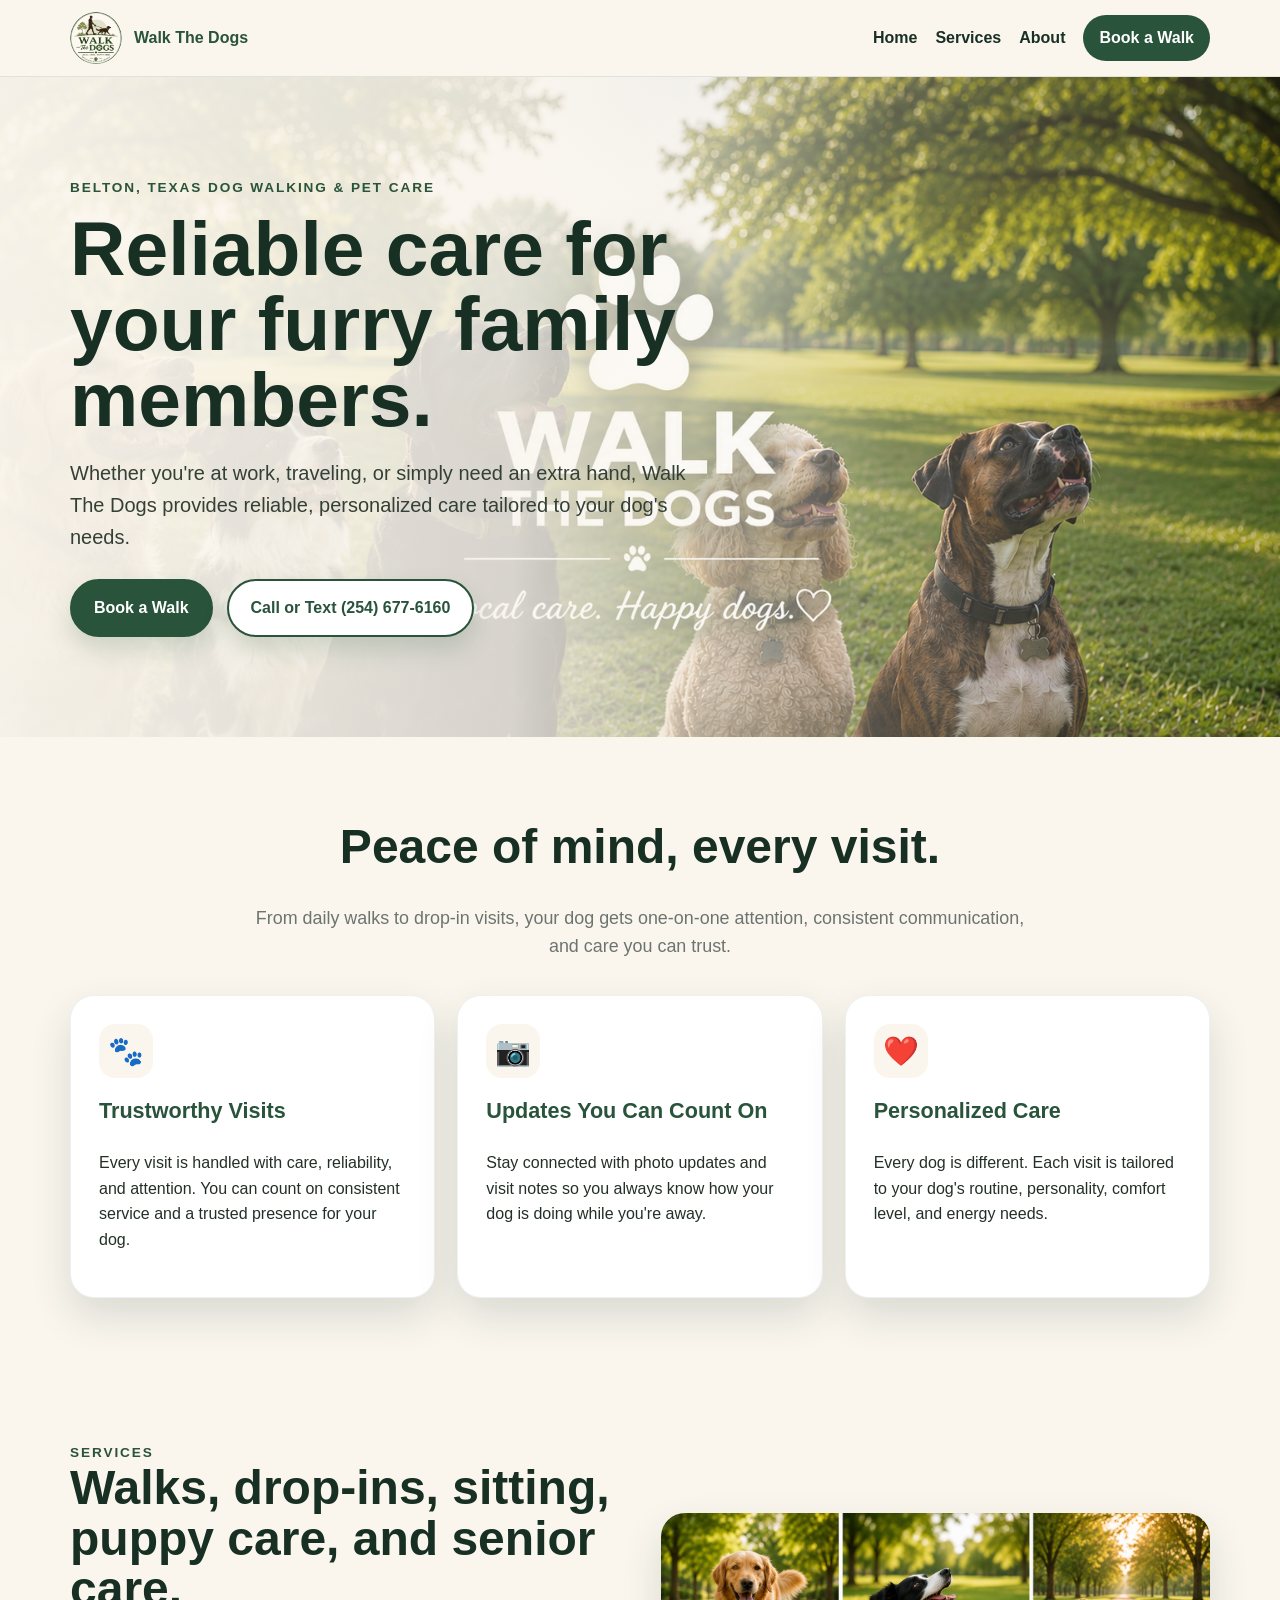
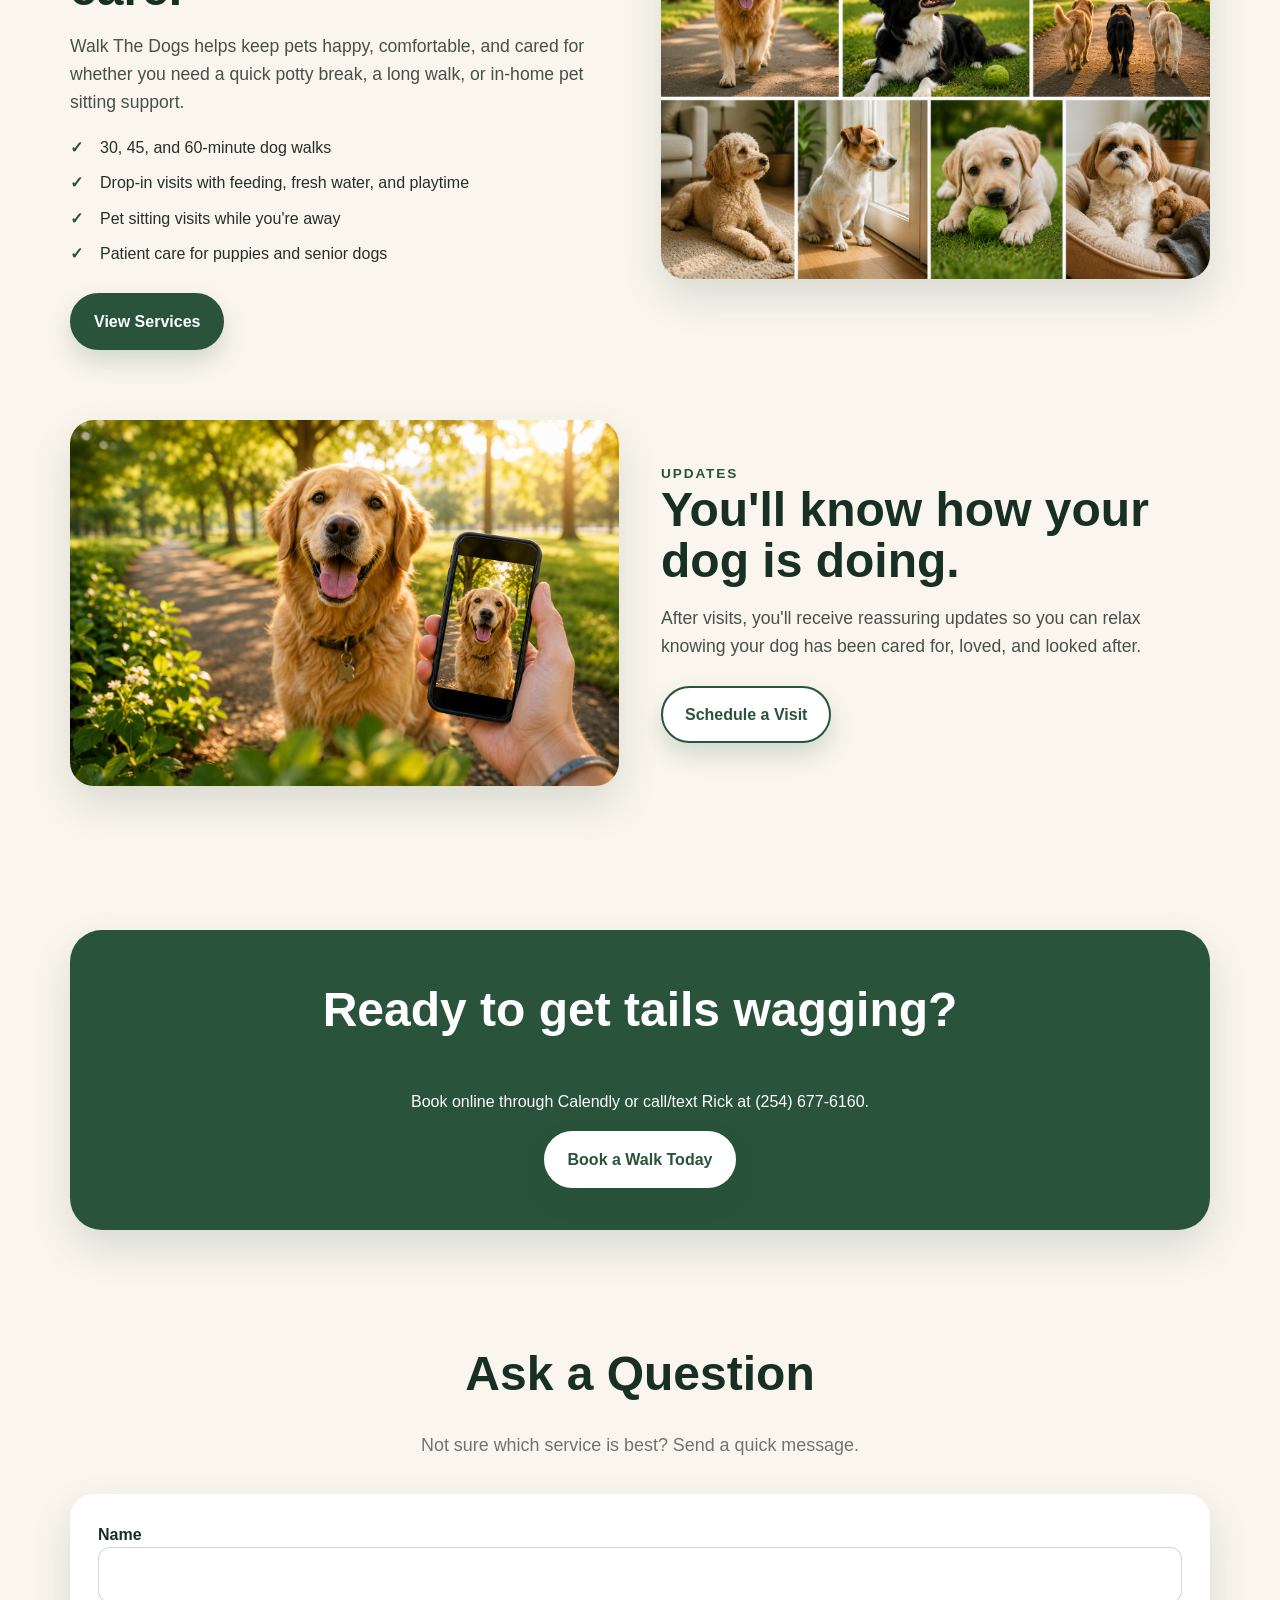
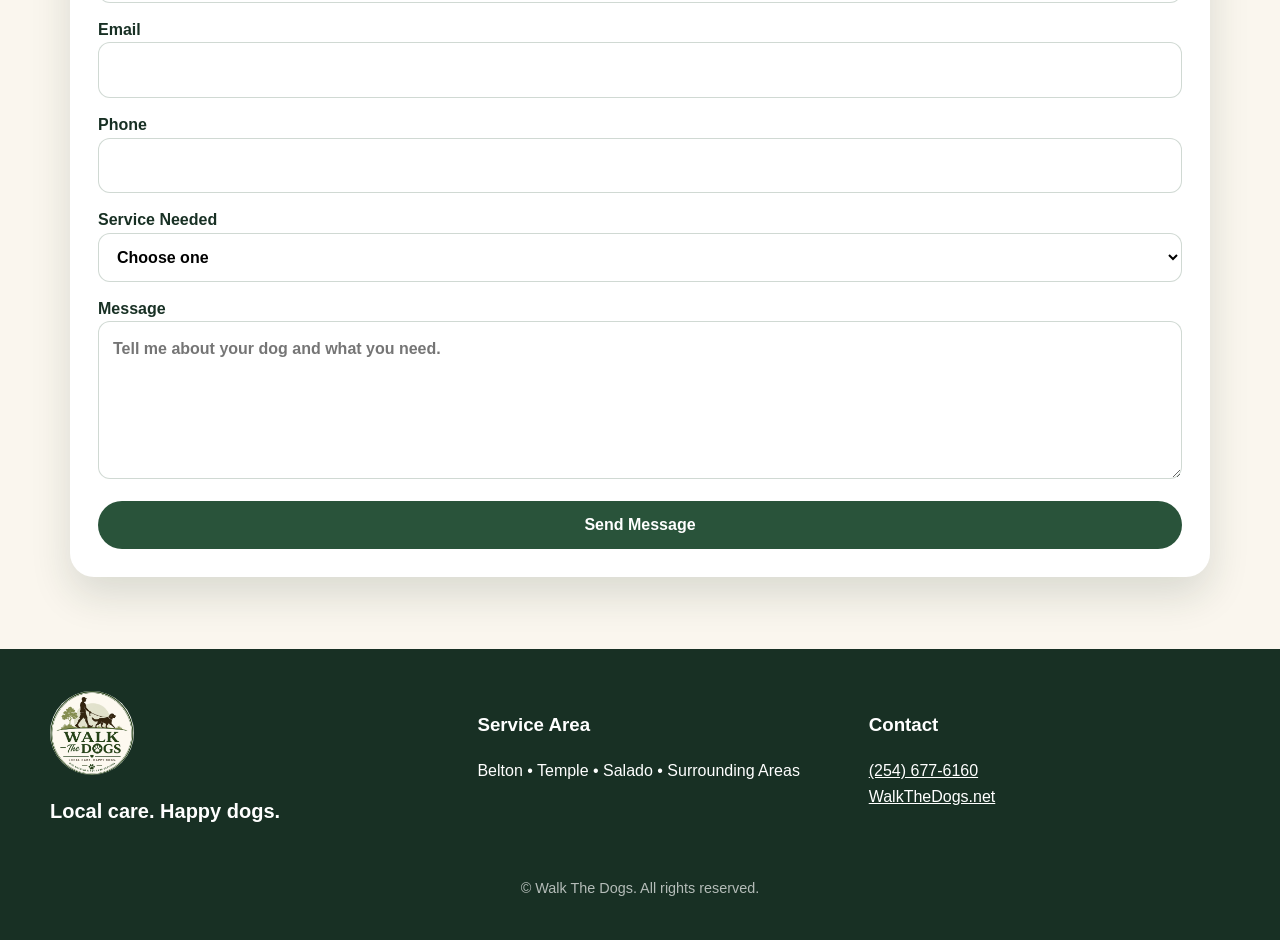
<file: index.html>
<!DOCTYPE html><html lang="en"><head><meta charset="UTF-8"><meta name="viewport" content="width=device-width, initial-scale=1.0"><title>Walk The Dogs | Dog Walking & Pet Care in Belton, TX</title><meta name="description" content="Walk The Dogs provides dog walking, drop-in visits, pet sitting, puppy care, and senior dog care in Belton, Temple, and Salado, Texas."><link rel="icon" type="image/png" href="images/favicon.png"><link rel="stylesheet" href="styles.css"></head><body>
<header class="site-header"><div class="nav-wrap"><a class="brand" href="index.html"><img src="images/logo.png" alt="Walk The Dogs logo"><span>Walk The Dogs</span></a><nav class="main-nav"><a href="index.html">Home</a><a href="services.html">Services</a><a href="about.html">About</a><a class="nav-cta" href="scheduling.html">Book a Walk</a></nav></div></header>
<section class="hero"><div class="hero-content"><div class="eyebrow">Belton, Texas Dog Walking & Pet Care</div><h1>Reliable care for your furry family members.</h1><p>Whether you're at work, traveling, or simply need an extra hand, Walk The Dogs provides reliable, personalized care tailored to your dog's needs.</p><div class="button-row"><a class="btn" href="scheduling.html">Book a Walk</a><a class="btn secondary" href="tel:2546776160">Call or Text (254) 677-6160</a></div></div></section>
<section class="section"><div class="section-heading"><h2>Peace of mind, every visit.</h2><p>From daily walks to drop-in visits, your dog gets one-on-one attention, consistent communication, and care you can trust.</p></div><div class="cards"><article class="card"><div class="card-icon">🐾</div><h3>Trustworthy Visits</h3><p>Every visit is handled with care, reliability, and attention. You can count on consistent service and a trusted presence for your dog.</p></article><article class="card"><div class="card-icon">📷</div><h3>Updates You Can Count On</h3><p>Stay connected with photo updates and visit notes so you always know how your dog is doing while you're away.</p></article><article class="card"><div class="card-icon">❤️</div><h3>Personalized Care</h3><p>Every dog is different. Each visit is tailored to your dog's routine, personality, comfort level, and energy needs.</p></article></div></section>
<section class="section"><div class="feature"><div class="feature-text"><div class="eyebrow">Services</div><h2>Walks, drop-ins, sitting, puppy care, and senior care.</h2><p>Walk The Dogs helps keep pets happy, comfortable, and cared for whether you need a quick potty break, a long walk, or in-home pet sitting support.</p><ul class="check-list"><li>30, 45, and 60-minute dog walks</li><li>Drop-in visits with feeding, fresh water, and playtime</li><li>Pet sitting visits while you're away</li><li>Patient care for puppies and senior dogs</li></ul><div class="button-row"><a class="btn" href="services.html">View Services</a></div></div><div class="feature-img"><img src="images/services.png" alt="Dogs enjoying walking, playtime, and pet care"></div></div><div class="feature reverse"><div class="feature-text"><div class="eyebrow">Updates</div><h2>You'll know how your dog is doing.</h2><p>After visits, you'll receive reassuring updates so you can relax knowing your dog has been cared for, loved, and looked after.</p><div class="button-row"><a class="btn secondary" href="scheduling.html">Schedule a Visit</a></div></div><div class="feature-img"><img src="images/updates.png" alt="A happy dog being photographed during a visit"></div></div></section>
<section class="section"><div class="cta-band"><h2>Ready to get tails wagging?</h2><p>Book online through Calendly or call/text Rick at (254) 677-6160.</p><a class="btn" href="scheduling.html">Book a Walk Today</a></div></section>
<section class="section section-tight"><div class="section-heading"><h2>Ask a Question</h2><p>Not sure which service is best? Send a quick message.</p></div><div class="contact-panel"><form class="form" action="https://api.staticforms.xyz/submit" method="POST"><input type="hidden" name="accessKey" value="sf_20955b58ce01faf0898b01a6"><input type="hidden" name="subject" value="New Walk The Dogs website inquiry"><input type="hidden" name="redirectTo" value="https://walkthedogs.net"><label>Name<input type="text" name="name" required></label><label>Email<input type="email" name="email" required></label><label>Phone<input type="tel" name="phone"></label><label>Service Needed<select name="service"><option value="">Choose one</option><option>30-Minute Dog Walk</option><option>45-Minute Dog Walk</option><option>60-Minute Dog Walk</option><option>Drop-In Visit</option><option>Pet Sitting Visit</option><option>Puppy Visit</option><option>Senior Dog Visit</option></select></label><label>Message<textarea name="message" rows="5" placeholder="Tell me about your dog and what you need."></textarea></label><button type="submit">Send Message</button></form></div></section>
<footer class="site-footer"><div class="footer-grid"><div><img class="footer-logo" src="images/logo.png" alt="Walk The Dogs logo"><p class="footer-tagline">Local care. Happy dogs.</p></div><div><h3>Service Area</h3><p>Belton • Temple • Salado • Surrounding Areas</p></div><div><h3>Contact</h3><p><a href="tel:2546776160">(254) 677-6160</a><br><a href="https://walkthedogs.net">WalkTheDogs.net</a></p></div></div><p class="copyright">© Walk The Dogs. All rights reserved.</p></footer>
</body></html>
</file>
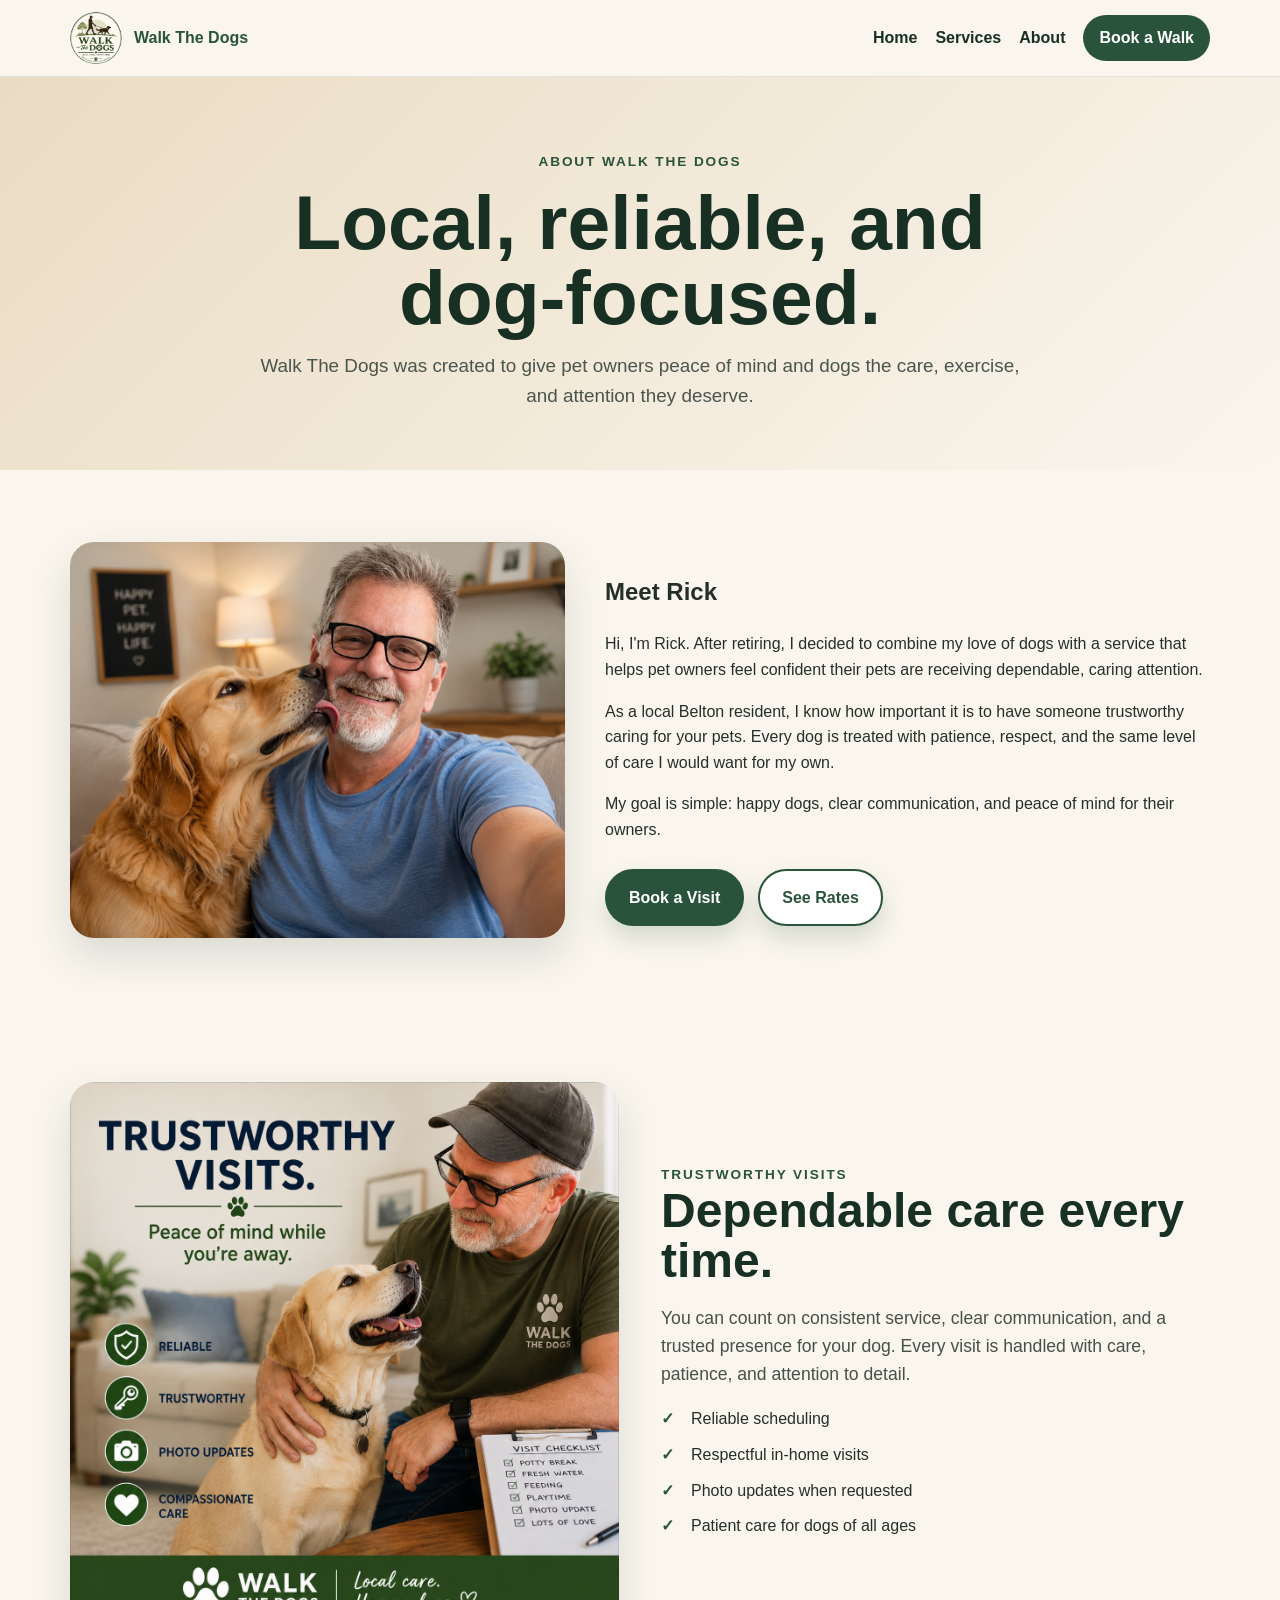
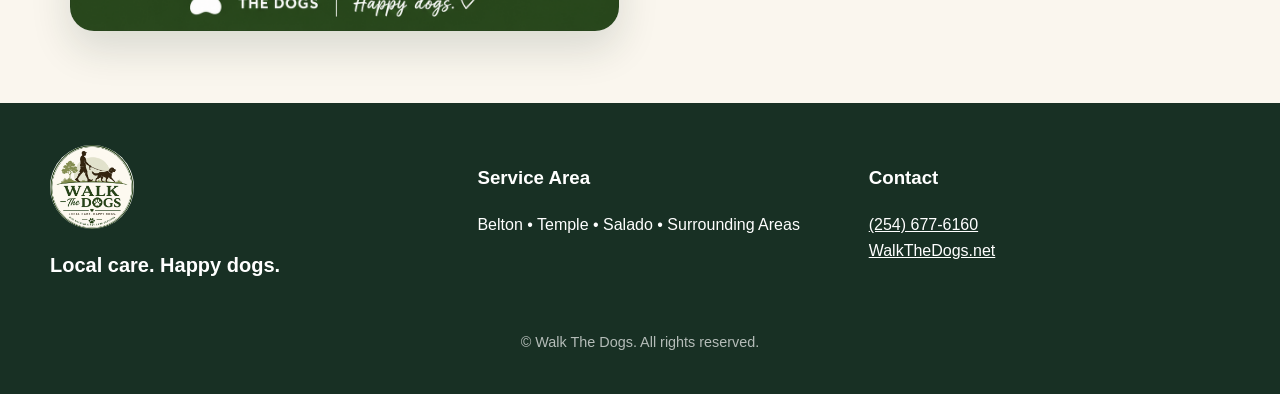
<file: about.html>
<!DOCTYPE html><html lang="en"><head><meta charset="UTF-8"><meta name="viewport" content="width=device-width, initial-scale=1.0"><title>About Rick | Walk The Dogs</title><meta name="description" content="Meet Rick, local Walk The Dogs owner and dog walker serving Belton, Temple, and Salado, Texas."><link rel="icon" type="image/png" href="images/favicon.png"><link rel="stylesheet" href="styles.css"></head><body><header class="site-header"><div class="nav-wrap"><a class="brand" href="index.html"><img src="images/logo.png" alt="Walk The Dogs logo"><span>Walk The Dogs</span></a><nav class="main-nav"><a href="index.html">Home</a><a href="services.html">Services</a><a href="about.html">About</a><a class="nav-cta" href="scheduling.html">Book a Walk</a></nav></div></header>
<section class="page-hero"><div class="eyebrow">About Walk The Dogs</div><h1>Local, reliable, and dog-focused.</h1><p>Walk The Dogs was created to give pet owners peace of mind and dogs the care, exercise, and attention they deserve.</p></section>
<section class="section"><div class="about-grid"><img src="images/about-rick.png" alt="Rick enjoying time with a dog"><div><h2>Meet Rick</h2><p>Hi, I'm Rick. After retiring, I decided to combine my love of dogs with a service that helps pet owners feel confident their pets are receiving dependable, caring attention.</p><p>As a local Belton resident, I know how important it is to have someone trustworthy caring for your pets. Every dog is treated with patience, respect, and the same level of care I would want for my own.</p><p>My goal is simple: happy dogs, clear communication, and peace of mind for their owners.</p><div class="button-row"><a class="btn" href="scheduling.html">Book a Visit</a><a class="btn secondary" href="services.html">See Rates</a></div></div></div></section>
<section class="section"><div class="feature reverse"><div class="feature-text"><div class="eyebrow">Trustworthy Visits</div><h2>Dependable care every time.</h2><p>You can count on consistent service, clear communication, and a trusted presence for your dog. Every visit is handled with care, patience, and attention to detail.</p><ul class="check-list"><li>Reliable scheduling</li><li>Respectful in-home visits</li><li>Photo updates when requested</li><li>Patient care for dogs of all ages</li></ul></div><div class="feature-img"><img src="images/trustworthy.png" alt="Trustworthy dog care visit"></div></div></section><footer class="site-footer"><div class="footer-grid"><div><img class="footer-logo" src="images/logo.png" alt="Walk The Dogs logo"><p class="footer-tagline">Local care. Happy dogs.</p></div><div><h3>Service Area</h3><p>Belton • Temple • Salado • Surrounding Areas</p></div><div><h3>Contact</h3><p><a href="tel:2546776160">(254) 677-6160</a><br><a href="https://walkthedogs.net">WalkTheDogs.net</a></p></div></div><p class="copyright">© Walk The Dogs. All rights reserved.</p></footer></body></html>
</file>
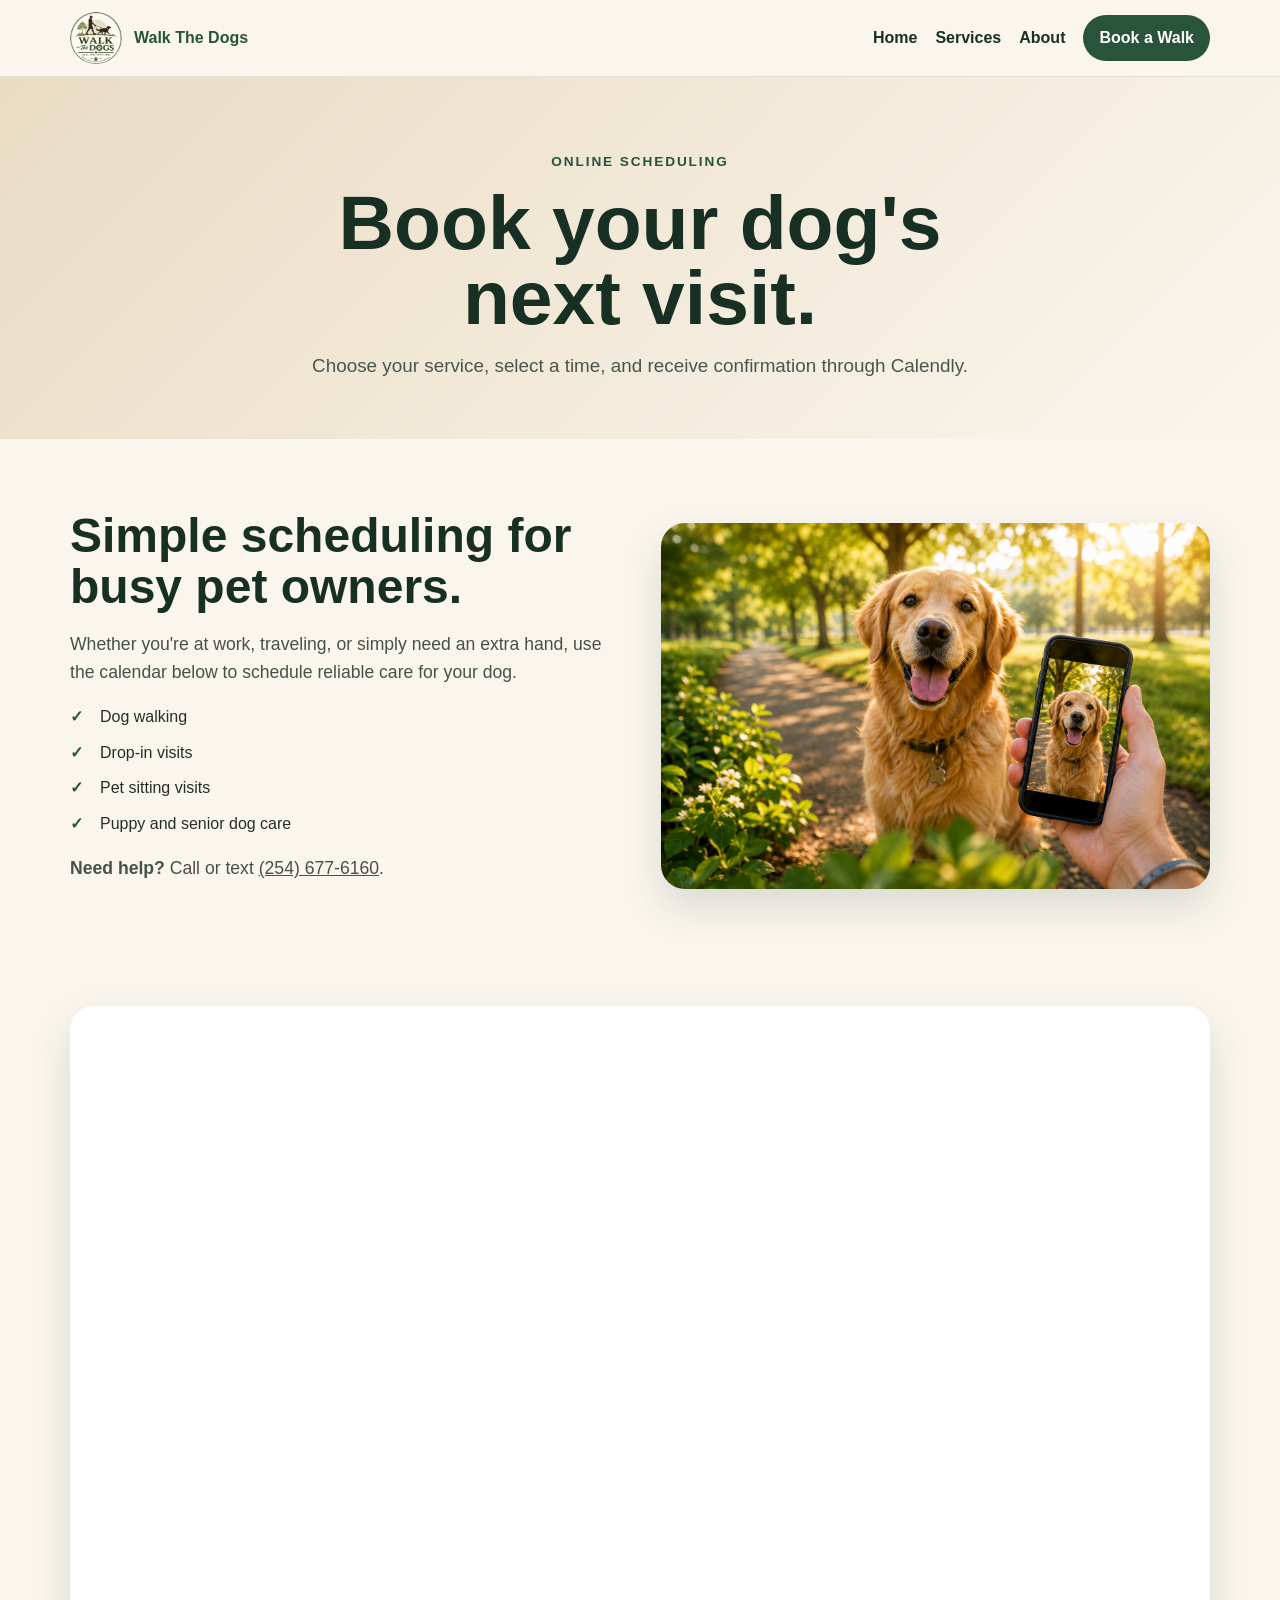
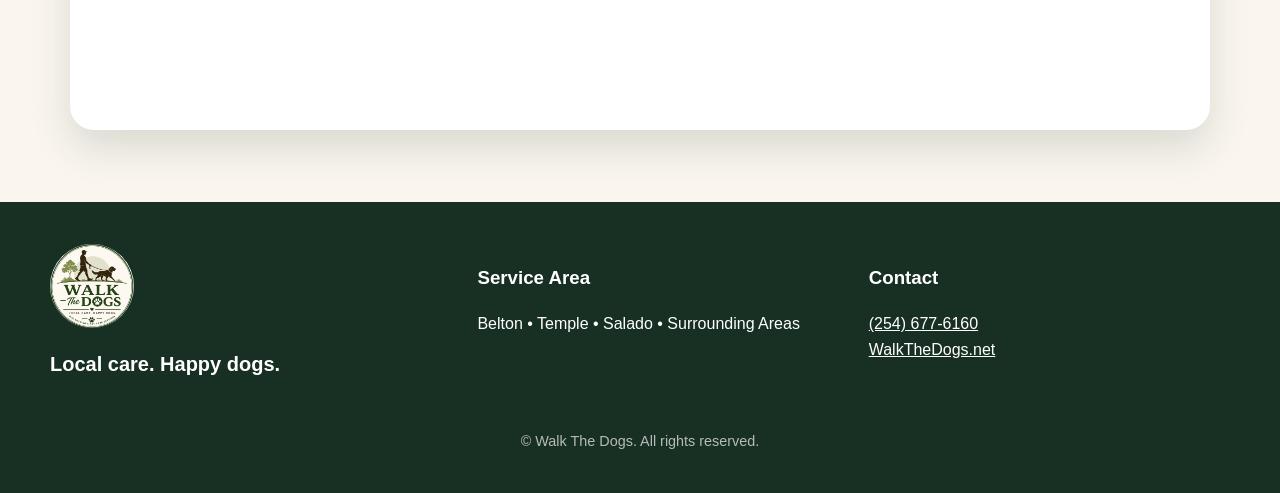
<file: scheduling.html>
<!DOCTYPE html><html lang="en"><head><meta charset="UTF-8"><meta name="viewport" content="width=device-width, initial-scale=1.0"><title>Book a Walk | Walk The Dogs</title><meta name="description" content="Schedule dog walking, drop-in visits, pet sitting, puppy care, and senior dog visits with Walk The Dogs."><link rel="icon" type="image/png" href="images/favicon.png"><link rel="stylesheet" href="styles.css"></head><body><header class="site-header"><div class="nav-wrap"><a class="brand" href="index.html"><img src="images/logo.png" alt="Walk The Dogs logo"><span>Walk The Dogs</span></a><nav class="main-nav"><a href="index.html">Home</a><a href="services.html">Services</a><a href="about.html">About</a><a class="nav-cta" href="scheduling.html">Book a Walk</a></nav></div></header>
<section class="page-hero"><div class="eyebrow">Online Scheduling</div><h1>Book your dog's next visit.</h1><p>Choose your service, select a time, and receive confirmation through Calendly.</p></section>
<section class="section"><div class="feature"><div class="feature-text"><h2>Simple scheduling for busy pet owners.</h2><p>Whether you're at work, traveling, or simply need an extra hand, use the calendar below to schedule reliable care for your dog.</p><ul class="check-list"><li>Dog walking</li><li>Drop-in visits</li><li>Pet sitting visits</li><li>Puppy and senior dog care</li></ul><p><strong>Need help?</strong> Call or text <a href="tel:2546776160">(254) 677-6160</a>.</p></div><div class="feature-img"><img src="images/updates.png" alt="Dog visit update image"></div></div></section>
<section class="section section-tight"><div class="calendly-panel"><!-- Calendly inline widget begin --><div class="calendly-inline-widget" data-url="https://calendly.com/walk-the-dogs" style="min-width:320px;height:700px;"></div><script type="text/javascript" src="https://assets.calendly.com/assets/external/widget.js" async></script><!-- Calendly inline widget end --></div></section><footer class="site-footer"><div class="footer-grid"><div><img class="footer-logo" src="images/logo.png" alt="Walk The Dogs logo"><p class="footer-tagline">Local care. Happy dogs.</p></div><div><h3>Service Area</h3><p>Belton • Temple • Salado • Surrounding Areas</p></div><div><h3>Contact</h3><p><a href="tel:2546776160">(254) 677-6160</a><br><a href="https://walkthedogs.net">WalkTheDogs.net</a></p></div></div><p class="copyright">© Walk The Dogs. All rights reserved.</p></footer></body></html>
</file>
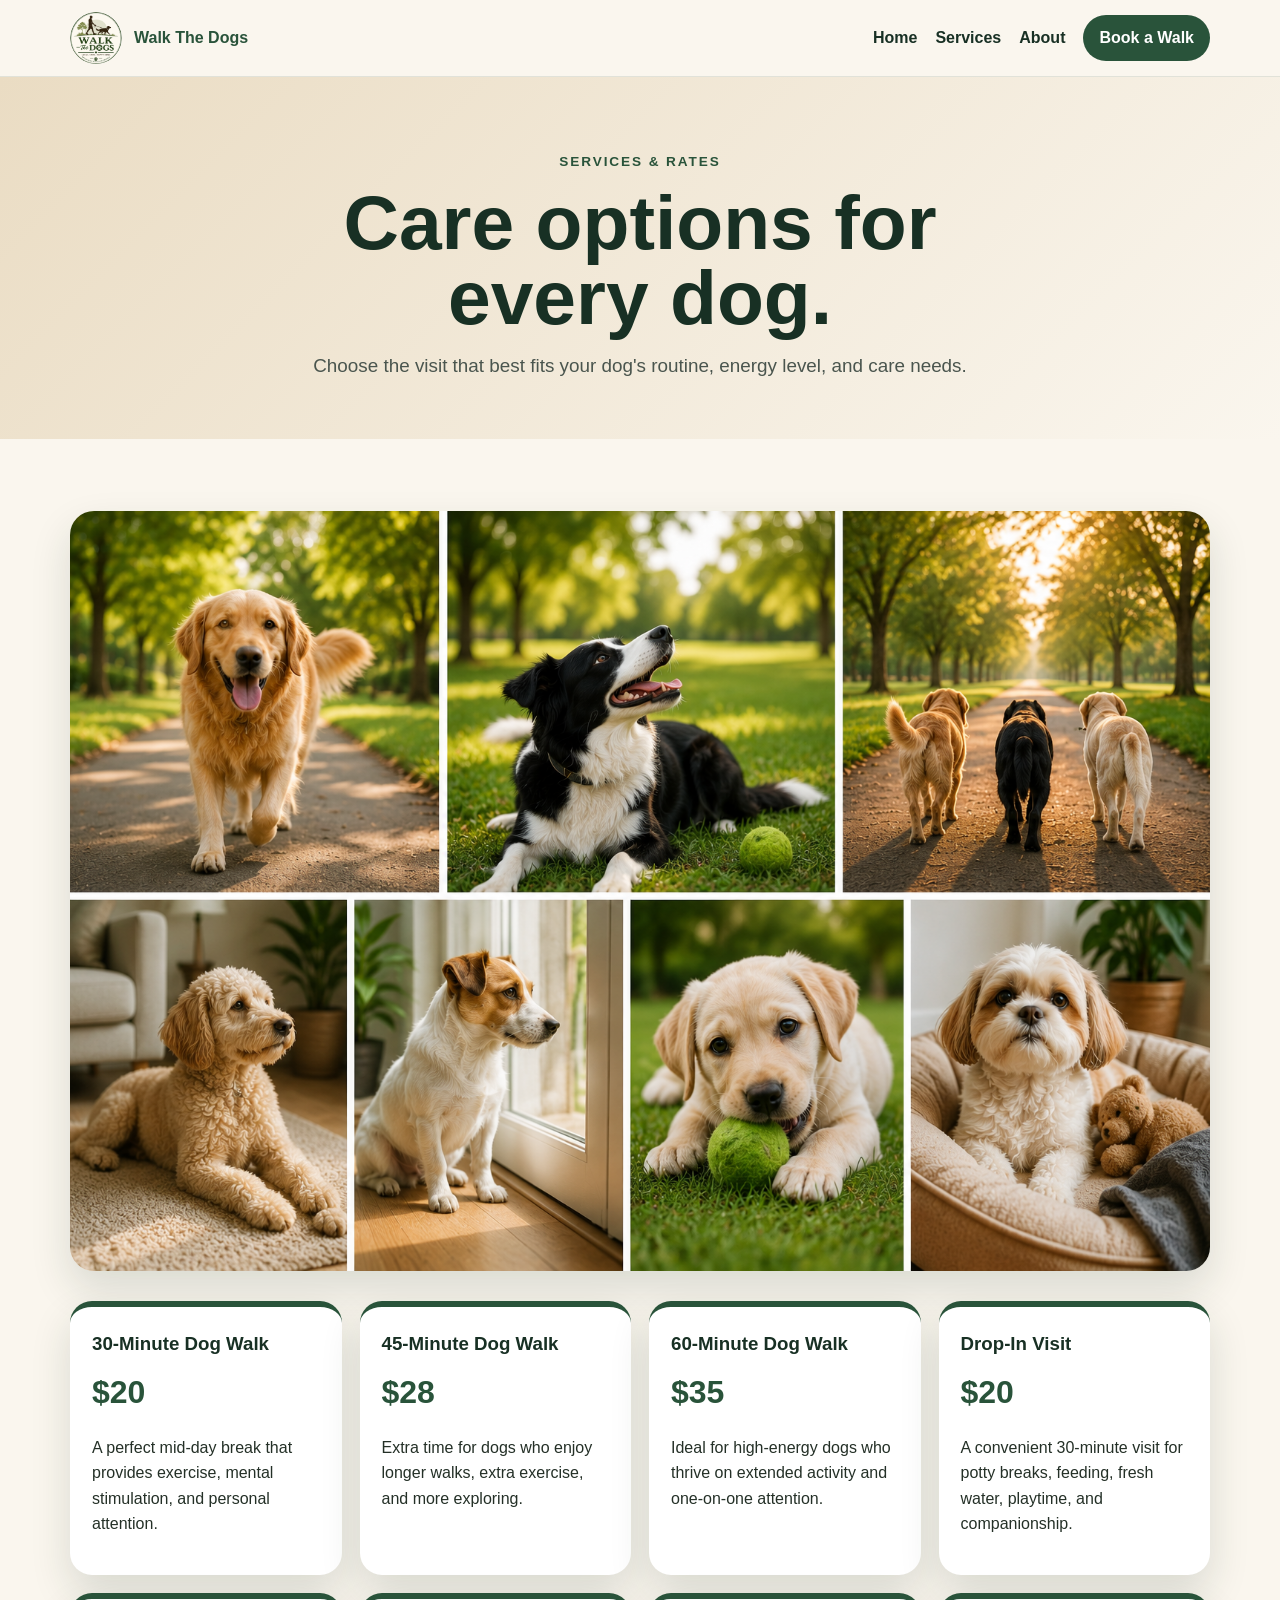
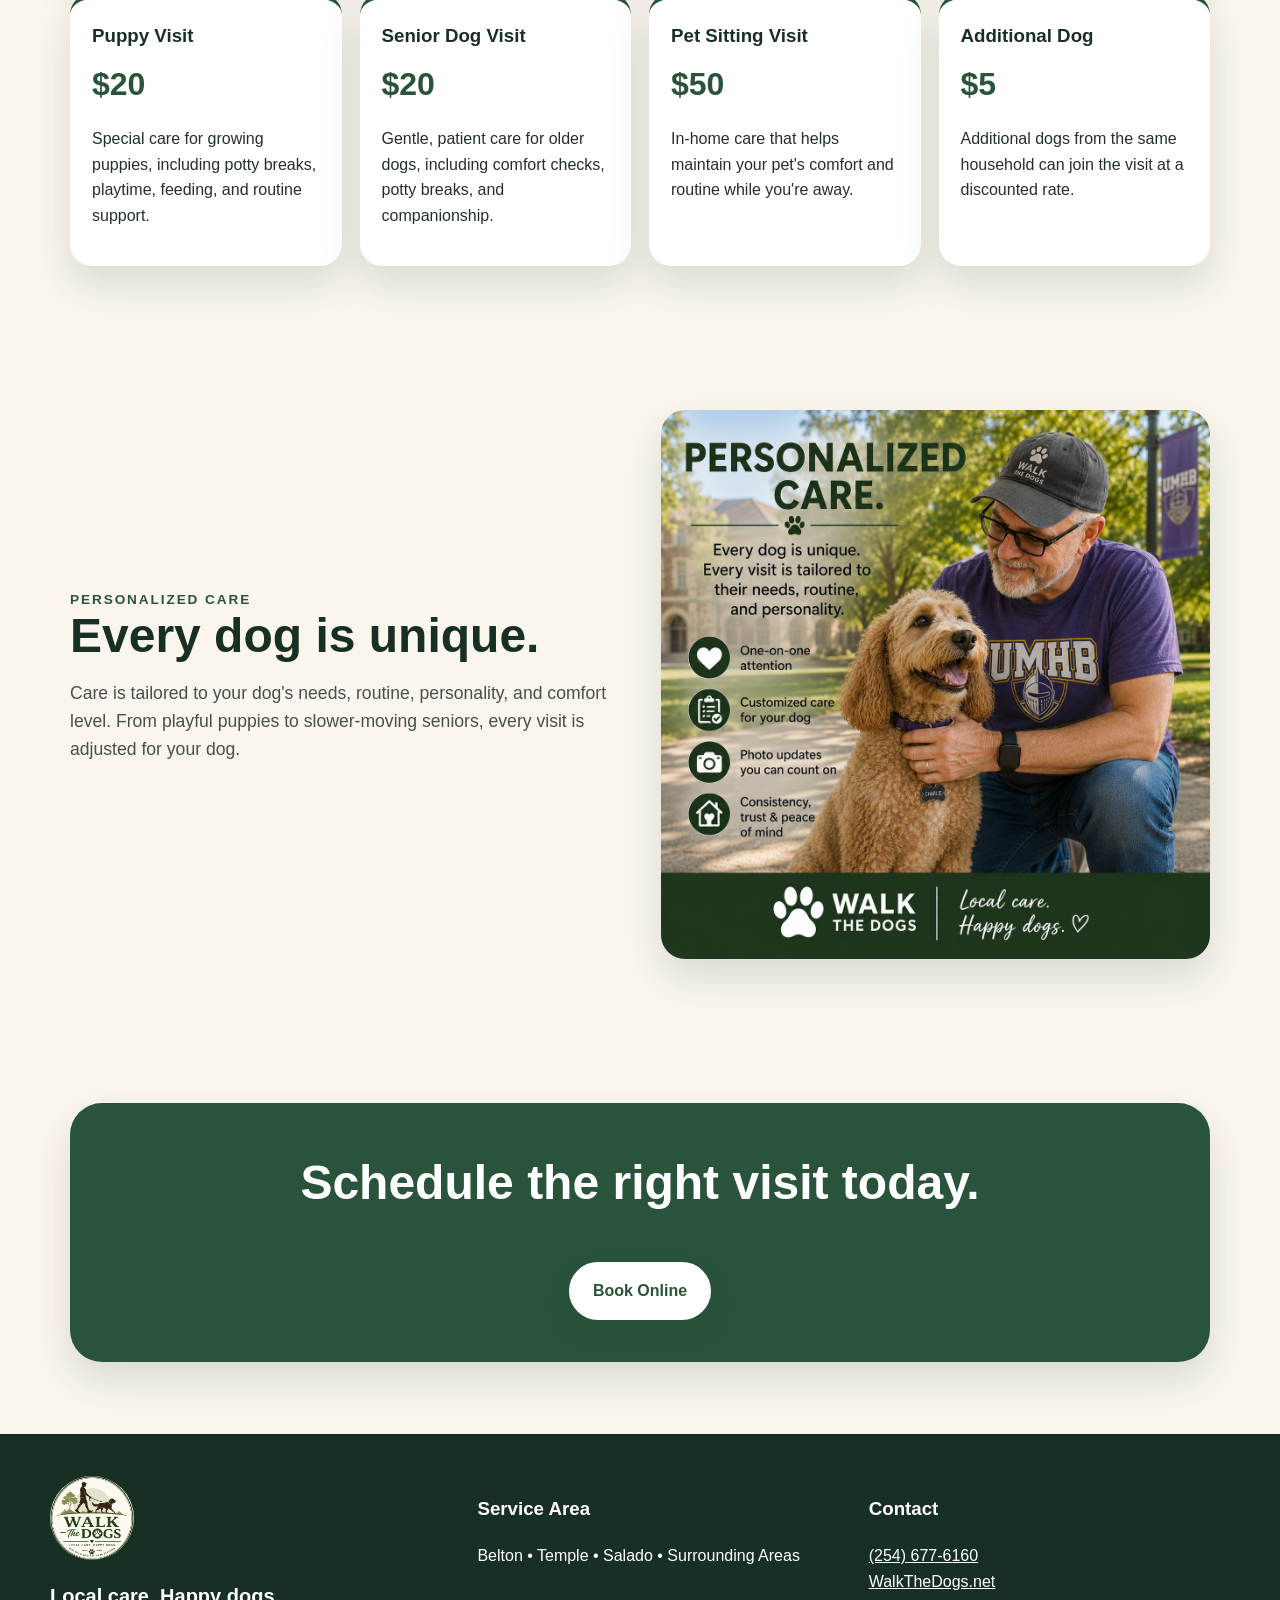
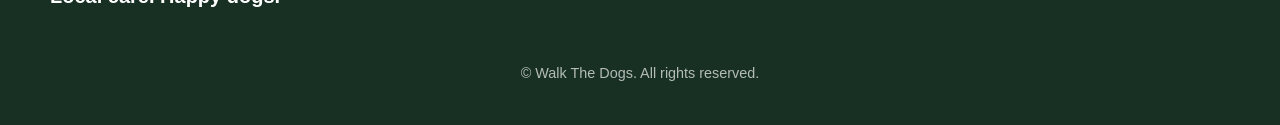
<file: services.html>
<!DOCTYPE html><html lang="en"><head><meta charset="UTF-8"><meta name="viewport" content="width=device-width, initial-scale=1.0"><title>Services & Rates | Walk The Dogs</title><meta name="description" content="Dog walking, drop-in visits, pet sitting, puppy care, and senior dog care rates for Walk The Dogs in Belton, Texas."><link rel="icon" type="image/png" href="images/favicon.png"><link rel="stylesheet" href="styles.css"></head><body><header class="site-header"><div class="nav-wrap"><a class="brand" href="index.html"><img src="images/logo.png" alt="Walk The Dogs logo"><span>Walk The Dogs</span></a><nav class="main-nav"><a href="index.html">Home</a><a href="services.html">Services</a><a href="about.html">About</a><a class="nav-cta" href="scheduling.html">Book a Walk</a></nav></div></header>
<section class="page-hero"><div class="eyebrow">Services & Rates</div><h1>Care options for every dog.</h1><p>Choose the visit that best fits your dog's routine, energy level, and care needs.</p></section>
<section class="section"><img class="service-photo" src="images/services.png" alt="Dog walking and pet care service collage"><div class="rates-grid"><article class="rate-card"><h3>30-Minute Dog Walk</h3><div class="price">$20</div><p>A perfect mid-day break that provides exercise, mental stimulation, and personal attention.</p></article><article class="rate-card"><h3>45-Minute Dog Walk</h3><div class="price">$28</div><p>Extra time for dogs who enjoy longer walks, extra exercise, and more exploring.</p></article><article class="rate-card"><h3>60-Minute Dog Walk</h3><div class="price">$35</div><p>Ideal for high-energy dogs who thrive on extended activity and one-on-one attention.</p></article><article class="rate-card"><h3>Drop-In Visit</h3><div class="price">$20</div><p>A convenient 30-minute visit for potty breaks, feeding, fresh water, playtime, and companionship.</p></article><article class="rate-card"><h3>Puppy Visit</h3><div class="price">$20</div><p>Special care for growing puppies, including potty breaks, playtime, feeding, and routine support.</p></article><article class="rate-card"><h3>Senior Dog Visit</h3><div class="price">$20</div><p>Gentle, patient care for older dogs, including comfort checks, potty breaks, and companionship.</p></article><article class="rate-card"><h3>Pet Sitting Visit</h3><div class="price">$50</div><p>In-home care that helps maintain your pet's comfort and routine while you're away.</p></article><article class="rate-card"><h3>Additional Dog</h3><div class="price">$5</div><p>Additional dogs from the same household can join the visit at a discounted rate.</p></article></div></section>
<section class="section"><div class="feature"><div class="feature-text"><div class="eyebrow">Personalized Care</div><h2>Every dog is unique.</h2><p>Care is tailored to your dog's needs, routine, personality, and comfort level. From playful puppies to slower-moving seniors, every visit is adjusted for your dog.</p></div><div class="feature-img"><img src="images/personalized-care.png" alt="Personalized dog care"></div></div></section><section class="section"><div class="cta-band"><h2>Schedule the right visit today.</h2><a class="btn" href="scheduling.html">Book Online</a></div></section><footer class="site-footer"><div class="footer-grid"><div><img class="footer-logo" src="images/logo.png" alt="Walk The Dogs logo"><p class="footer-tagline">Local care. Happy dogs.</p></div><div><h3>Service Area</h3><p>Belton • Temple • Salado • Surrounding Areas</p></div><div><h3>Contact</h3><p><a href="tel:2546776160">(254) 677-6160</a><br><a href="https://walkthedogs.net">WalkTheDogs.net</a></p></div></div><p class="copyright">© Walk The Dogs. All rights reserved.</p></footer></body></html>
</file>
<file: styles.css>
:root{--green:#29533a;--green2:#3f6f45;--dark:#183024;--cream:#faf6ee;--sand:#eadcc3;--white:#fff;--ink:#243027;--muted:#6d746f;--shadow:0 18px 40px rgba(24,48,36,.14);--radius:24px}*{box-sizing:border-box}body{margin:0;font-family:Arial,Helvetica,sans-serif;color:var(--ink);background:var(--cream);line-height:1.6}img{max-width:100%;display:block}a{color:inherit}.site-header{position:sticky;top:0;z-index:20;background:rgba(250,246,238,.94);backdrop-filter:blur(10px);border-bottom:1px solid rgba(41,83,58,.12)}.nav-wrap{max-width:1180px;margin:0 auto;padding:12px 20px;display:flex;align-items:center;justify-content:space-between;gap:22px}.brand{display:flex;align-items:center;gap:12px;text-decoration:none;font-weight:900;color:var(--green)}.brand img{width:52px;height:52px;object-fit:contain;border-radius:50%}.main-nav{display:flex;align-items:center;gap:18px;flex-wrap:wrap;font-weight:800}.main-nav a{text-decoration:none;color:var(--dark)}.nav-cta{background:var(--green);color:#fff!important;padding:10px 16px;border-radius:999px}.hero{min-height:660px;display:grid;align-items:center;background:linear-gradient(90deg,rgba(250,246,238,.97) 0%,rgba(250,246,238,.86) 40%,rgba(250,246,238,.28) 70%,rgba(250,246,238,.05) 100%),url('images/hero-banner.png');background-size:cover;background-position:center}.hero-content{max-width:1180px;width:100%;margin:0 auto;padding:90px 20px}.eyebrow{color:var(--green);text-transform:uppercase;letter-spacing:.14em;font-weight:900;font-size:.85rem}.hero h1,.page-hero h1{margin:12px 0 16px;color:var(--dark);font-size:clamp(2.6rem,6vw,5rem);line-height:.98;max-width:720px}.hero p{font-size:1.25rem;max-width:650px;color:#344036}.button-row{display:flex;flex-wrap:wrap;gap:14px;margin-top:26px}.btn{display:inline-flex;align-items:center;justify-content:center;padding:14px 22px;border-radius:999px;background:var(--green);color:#fff;text-decoration:none;font-weight:900;border:2px solid var(--green);box-shadow:0 12px 24px rgba(41,83,58,.18)}.btn.secondary{background:#fff;color:var(--green)}.section{max-width:1180px;margin:0 auto;padding:72px 20px}.section-tight{padding-top:34px}.section-heading{text-align:center;max-width:780px;margin:0 auto 34px}.section-heading h2{margin:0 0 10px;color:var(--dark);font-size:clamp(2rem,4vw,3rem)}.section-heading p{color:var(--muted);font-size:1.12rem}.cards{display:grid;grid-template-columns:repeat(3,1fr);gap:22px}.card{background:#fff;border-radius:var(--radius);padding:28px;box-shadow:var(--shadow);border:1px solid rgba(41,83,58,.08)}.card h3{margin-top:0;color:var(--green);font-size:1.35rem}.card-icon{width:54px;height:54px;display:grid;place-items:center;background:var(--cream);border-radius:16px;font-size:1.8rem;margin-bottom:16px}.feature{display:grid;grid-template-columns:1fr 1fr;gap:42px;align-items:center}.feature+.feature{margin-top:70px}.feature.reverse .feature-text{order:2}.feature h2{color:var(--dark);font-size:clamp(1.9rem,4vw,3rem);line-height:1.05;margin:0 0 14px}.feature p{color:#465147;font-size:1.1rem}.feature-img{border-radius:var(--radius);box-shadow:var(--shadow);overflow:hidden;background:#fff}.feature-img img{width:100%;height:100%;object-fit:cover}.check-list{list-style:none;padding:0;margin:18px 0 0}.check-list li{margin:10px 0;padding-left:30px;position:relative}.check-list li:before{content:'✓';position:absolute;left:0;color:var(--green);font-weight:900}.page-hero{background:linear-gradient(135deg,var(--sand),var(--cream));padding:74px 20px 58px;text-align:center}.page-hero h1{margin-left:auto;margin-right:auto}.page-hero p{max-width:760px;margin:0 auto;font-size:1.18rem;color:#4a554e}.rates-grid{display:grid;grid-template-columns:repeat(4,1fr);gap:18px}.rate-card{background:#fff;border-radius:22px;padding:22px;box-shadow:var(--shadow);border-top:6px solid var(--green)}.rate-card h3{margin:0 0 8px;color:var(--dark)}.price{color:var(--green);font-size:2rem;font-weight:900;margin:6px 0 10px}.service-photo{border-radius:var(--radius);box-shadow:var(--shadow);margin-bottom:30px}.about-grid{display:grid;grid-template-columns:.9fr 1.1fr;gap:40px;align-items:center}.about-grid img{border-radius:var(--radius);box-shadow:var(--shadow)}.contact-panel,.calendly-panel{background:#fff;border-radius:var(--radius);box-shadow:var(--shadow);padding:28px}.calendly-panel{padding:12px}.form{display:grid;gap:14px}.form label{font-weight:800;color:var(--dark)}.form input,.form select,.form textarea{width:100%;padding:14px;border:1px solid rgba(41,83,58,.22);border-radius:12px;font:inherit;background:#fff}.form button{border:0;cursor:pointer;padding:15px 18px;border-radius:999px;background:var(--green);color:#fff;font-weight:900;font-size:1rem}.cta-band{background:var(--green);color:#fff;border-radius:32px;padding:42px 28px;text-align:center;box-shadow:var(--shadow)}.cta-band h2{margin-top:0;font-size:clamp(1.9rem,4vw,3rem)}.cta-band .btn{background:#fff;color:var(--green);border-color:#fff}.site-footer{background:var(--dark);color:#fff;padding:42px 20px 26px}.footer-grid{max-width:1180px;margin:0 auto;display:grid;grid-template-columns:1.1fr 1fr 1fr;gap:30px}.footer-logo{width:84px;border-radius:50%;background:#fff}.footer-tagline{font-size:1.25rem;font-weight:800}.site-footer a{color:#fff}.copyright{text-align:center;color:rgba(255,255,255,.68);margin-top:30px;font-size:.9rem}@media(max-width:900px){.hero{min-height:auto}.cards,.feature,.about-grid,.footer-grid{grid-template-columns:1fr}.rates-grid{grid-template-columns:repeat(2,1fr)}.feature.reverse .feature-text{order:initial}.nav-wrap{align-items:flex-start;flex-direction:column}}@media(max-width:560px){.rates-grid{grid-template-columns:1fr}.main-nav{gap:12px;font-size:.92rem}.hero-content{padding:64px 20px}}
</file>
